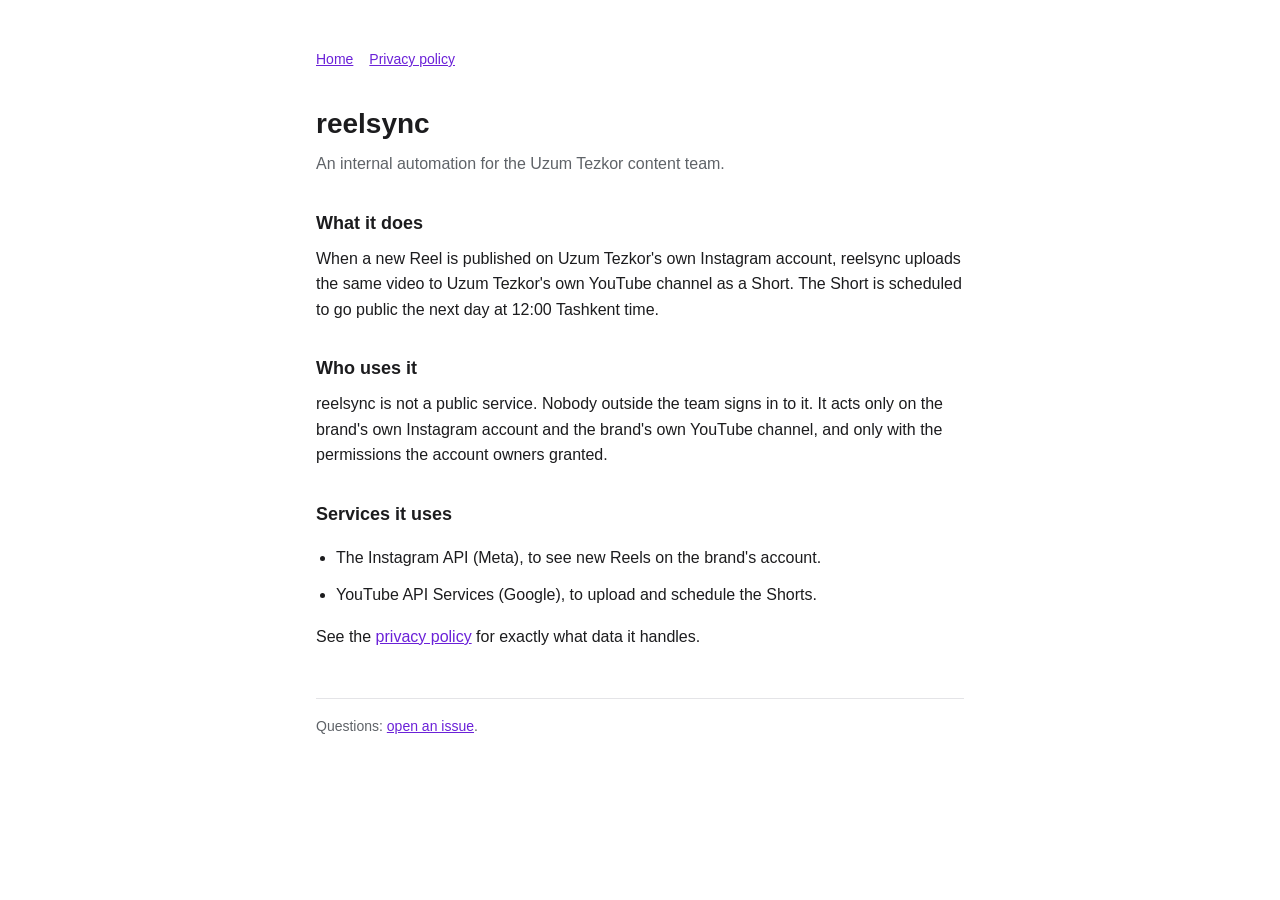
<file: index.html>
<!doctype html>
<html lang="en">
<head>
  <meta charset="utf-8">
  <meta name="viewport" content="width=device-width, initial-scale=1">
  <title>reelsync</title>
  <meta name="description" content="Internal tool that republishes Uzum Tezkor's own Instagram Reels to its own YouTube channel as Shorts.">
  <link rel="stylesheet" href="style.css">
</head>
<body>
<main>
  <nav><a href="./">Home</a><a href="privacy.html">Privacy policy</a></nav>

  <h1>reelsync</h1>
  <p class="muted">An internal automation for the Uzum Tezkor content team.</p>

  <h2>What it does</h2>
  <p>When a new Reel is published on Uzum Tezkor's own Instagram account, reelsync uploads the same video to Uzum Tezkor's own YouTube channel as a Short. The Short is scheduled to go public the next day at 12:00 Tashkent time.</p>

  <h2>Who uses it</h2>
  <p>reelsync is not a public service. Nobody outside the team signs in to it. It acts only on the brand's own Instagram account and the brand's own YouTube channel, and only with the permissions the account owners granted.</p>

  <h2>Services it uses</h2>
  <ul>
    <li>The Instagram API (Meta), to see new Reels on the brand's account.</li>
    <li>YouTube API Services (Google), to upload and schedule the Shorts.</li>
  </ul>
  <p>See the <a href="privacy.html">privacy policy</a> for exactly what data it handles.</p>

  <footer>Questions: <a href="https://github.com/retmasta/reelsync-site/issues">open an issue</a>.</footer>
</main>
</body>
</html>
</file>
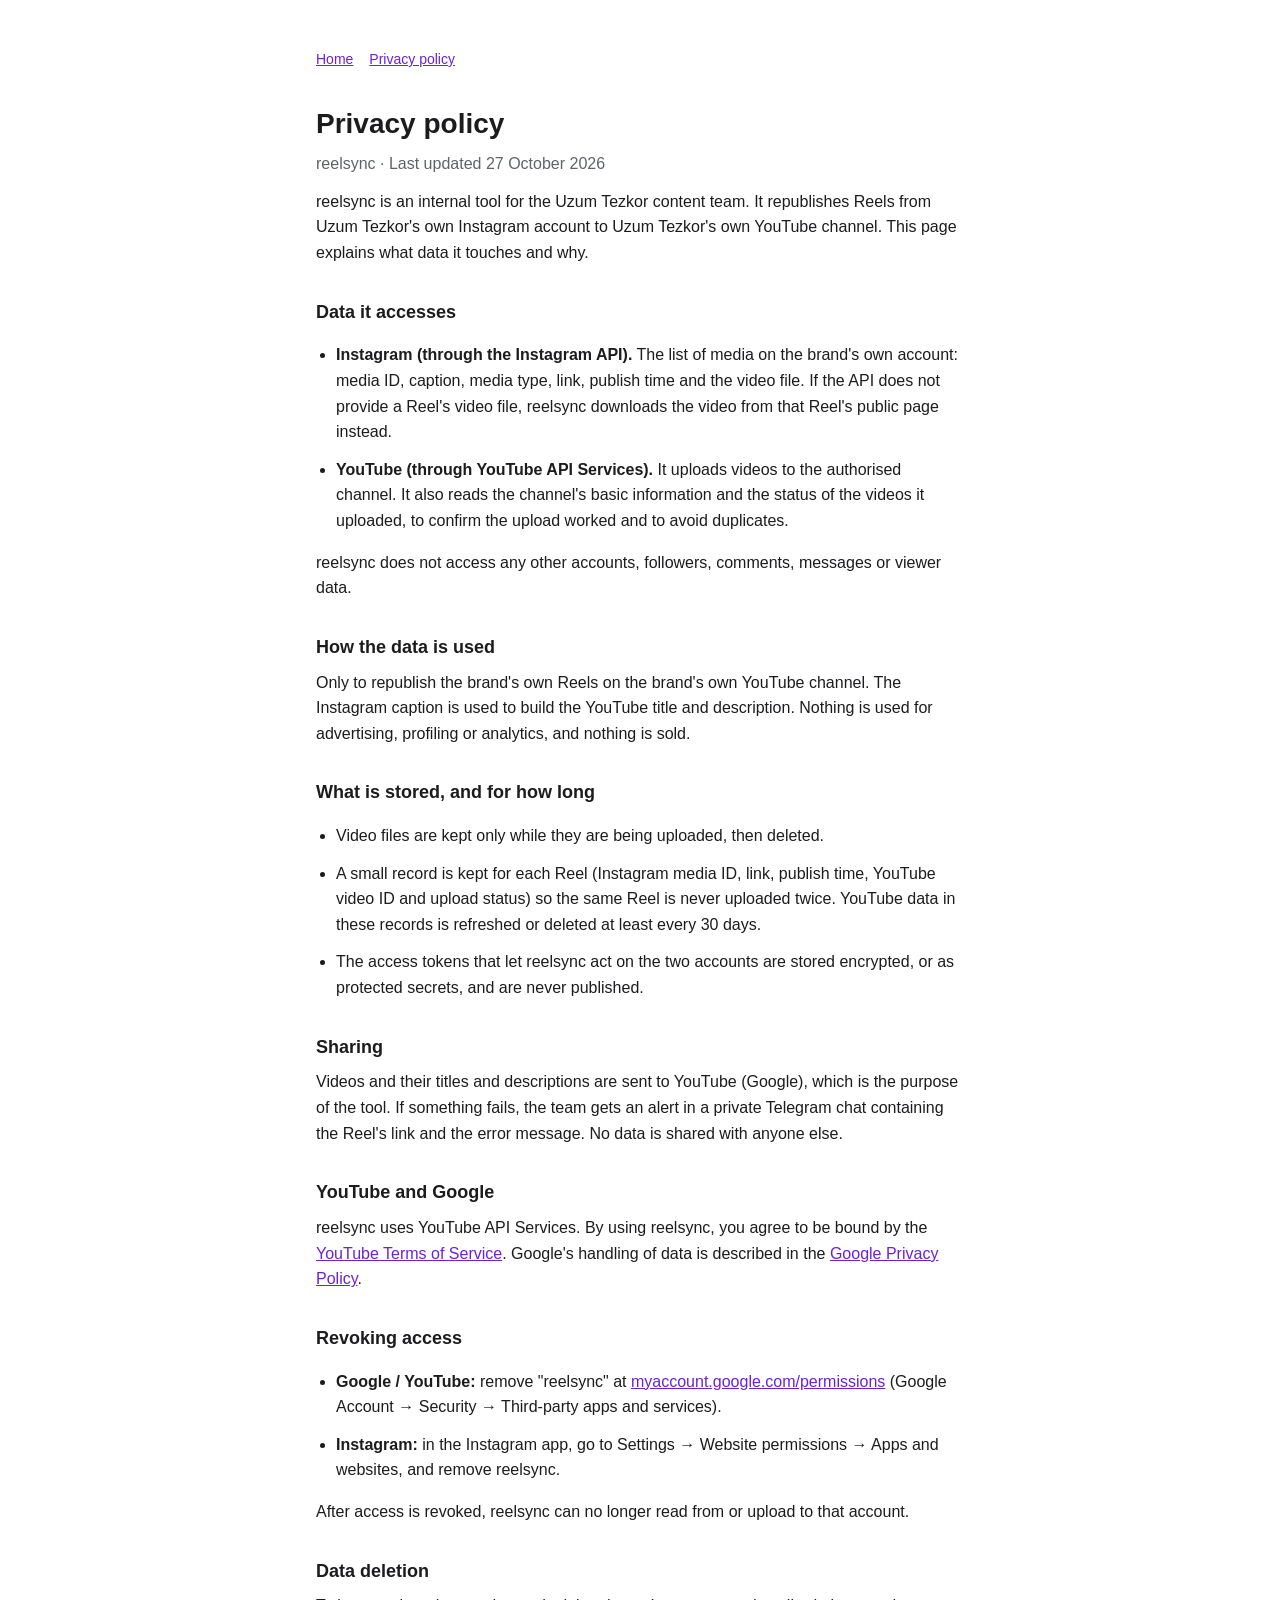
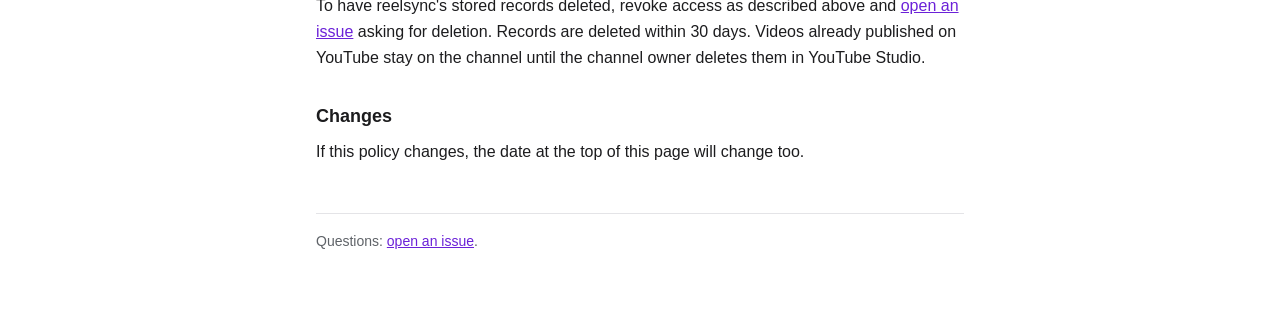
<file: privacy.html>
<!doctype html>
<html lang="en">
<head>
  <meta charset="utf-8">
  <meta name="viewport" content="width=device-width, initial-scale=1">
  <title>reelsync privacy policy</title>
  <meta name="description" content="What data reelsync accesses, how it is used and stored, and how to revoke access or request deletion.">
  <link rel="stylesheet" href="style.css">
</head>
<body>
<main>
  <nav><a href="./">Home</a><a href="privacy.html">Privacy policy</a></nav>

  <h1>Privacy policy</h1>
  <p class="muted">reelsync · Last updated 27 October 2026</p>

  <p>reelsync is an internal tool for the Uzum Tezkor content team. It republishes Reels from Uzum Tezkor's own Instagram account to Uzum Tezkor's own YouTube channel. This page explains what data it touches and why.</p>

  <h2>Data it accesses</h2>
  <ul>
    <li><strong>Instagram (through the Instagram API).</strong> The list of media on the brand's own account: media ID, caption, media type, link, publish time and the video file. If the API does not provide a Reel's video file, reelsync downloads the video from that Reel's public page instead.</li>
    <li><strong>YouTube (through YouTube API Services).</strong> It uploads videos to the authorised channel. It also reads the channel's basic information and the status of the videos it uploaded, to confirm the upload worked and to avoid duplicates.</li>
  </ul>
  <p>reelsync does not access any other accounts, followers, comments, messages or viewer data.</p>

  <h2>How the data is used</h2>
  <p>Only to republish the brand's own Reels on the brand's own YouTube channel. The Instagram caption is used to build the YouTube title and description. Nothing is used for advertising, profiling or analytics, and nothing is sold.</p>

  <h2>What is stored, and for how long</h2>
  <ul>
    <li>Video files are kept only while they are being uploaded, then deleted.</li>
    <li>A small record is kept for each Reel (Instagram media ID, link, publish time, YouTube video ID and upload status) so the same Reel is never uploaded twice. YouTube data in these records is refreshed or deleted at least every 30 days.</li>
    <li>The access tokens that let reelsync act on the two accounts are stored encrypted, or as protected secrets, and are never published.</li>
  </ul>

  <h2>Sharing</h2>
  <p>Videos and their titles and descriptions are sent to YouTube (Google), which is the purpose of the tool. If something fails, the team gets an alert in a private Telegram chat containing the Reel's link and the error message. No data is shared with anyone else.</p>

  <h2>YouTube and Google</h2>
  <p>reelsync uses YouTube API Services. By using reelsync, you agree to be bound by the <a href="https://www.youtube.com/t/terms">YouTube Terms of Service</a>. Google's handling of data is described in the <a href="https://policies.google.com/privacy">Google Privacy Policy</a>.</p>

  <h2 id="revoke">Revoking access</h2>
  <ul>
    <li><strong>Google / YouTube:</strong> remove "reelsync" at <a href="https://myaccount.google.com/permissions">myaccount.google.com/permissions</a> (Google Account → Security → Third-party apps and services).</li>
    <li><strong>Instagram:</strong> in the Instagram app, go to Settings → Website permissions → Apps and websites, and remove reelsync.</li>
  </ul>
  <p>After access is revoked, reelsync can no longer read from or upload to that account.</p>

  <h2 id="deletion">Data deletion</h2>
  <p>To have reelsync's stored records deleted, revoke access as described above and <a href="https://github.com/retmasta/reelsync-site/issues">open an issue</a> asking for deletion. Records are deleted within 30 days. Videos already published on YouTube stay on the channel until the channel owner deletes them in YouTube Studio.</p>

  <h2>Changes</h2>
  <p>If this policy changes, the date at the top of this page will change too.</p>

  <footer>Questions: <a href="https://github.com/retmasta/reelsync-site/issues">open an issue</a>.</footer>
</main>
</body>
</html>
</file>
<file: style.css>
:root {
  --bg: #ffffff;
  --text: #1c1c1e;
  --muted: #5f6368;
  --link: #6b21d8;
  --rule: #e4e4e7;
}
@media (prefers-color-scheme: dark) {
  :root {
    --bg: #121214;
    --text: #ececef;
    --muted: #a1a1aa;
    --link: #b794f6;
    --rule: #2a2a2e;
  }
}
* { box-sizing: border-box; }
body {
  margin: 0;
  background: var(--bg);
  color: var(--text);
  font: 16px/1.6 -apple-system, BlinkMacSystemFont, "Segoe UI", Roboto, sans-serif;
}
main { max-width: 680px; margin: 0 auto; padding: 48px 16px 64px; }
h1 { font-size: 28px; margin: 0 0 4px; }
h2 { font-size: 18px; margin: 32px 0 8px; }
p, li { margin: 0 0 12px; }
ul { padding-left: 20px; }
a { color: var(--link); }
.muted { color: var(--muted); }
nav { margin-bottom: 32px; font-size: 14px; }
nav a { margin-right: 16px; }
footer { margin-top: 48px; padding-top: 16px; border-top: 1px solid var(--rule); font-size: 14px; color: var(--muted); }
</file>
